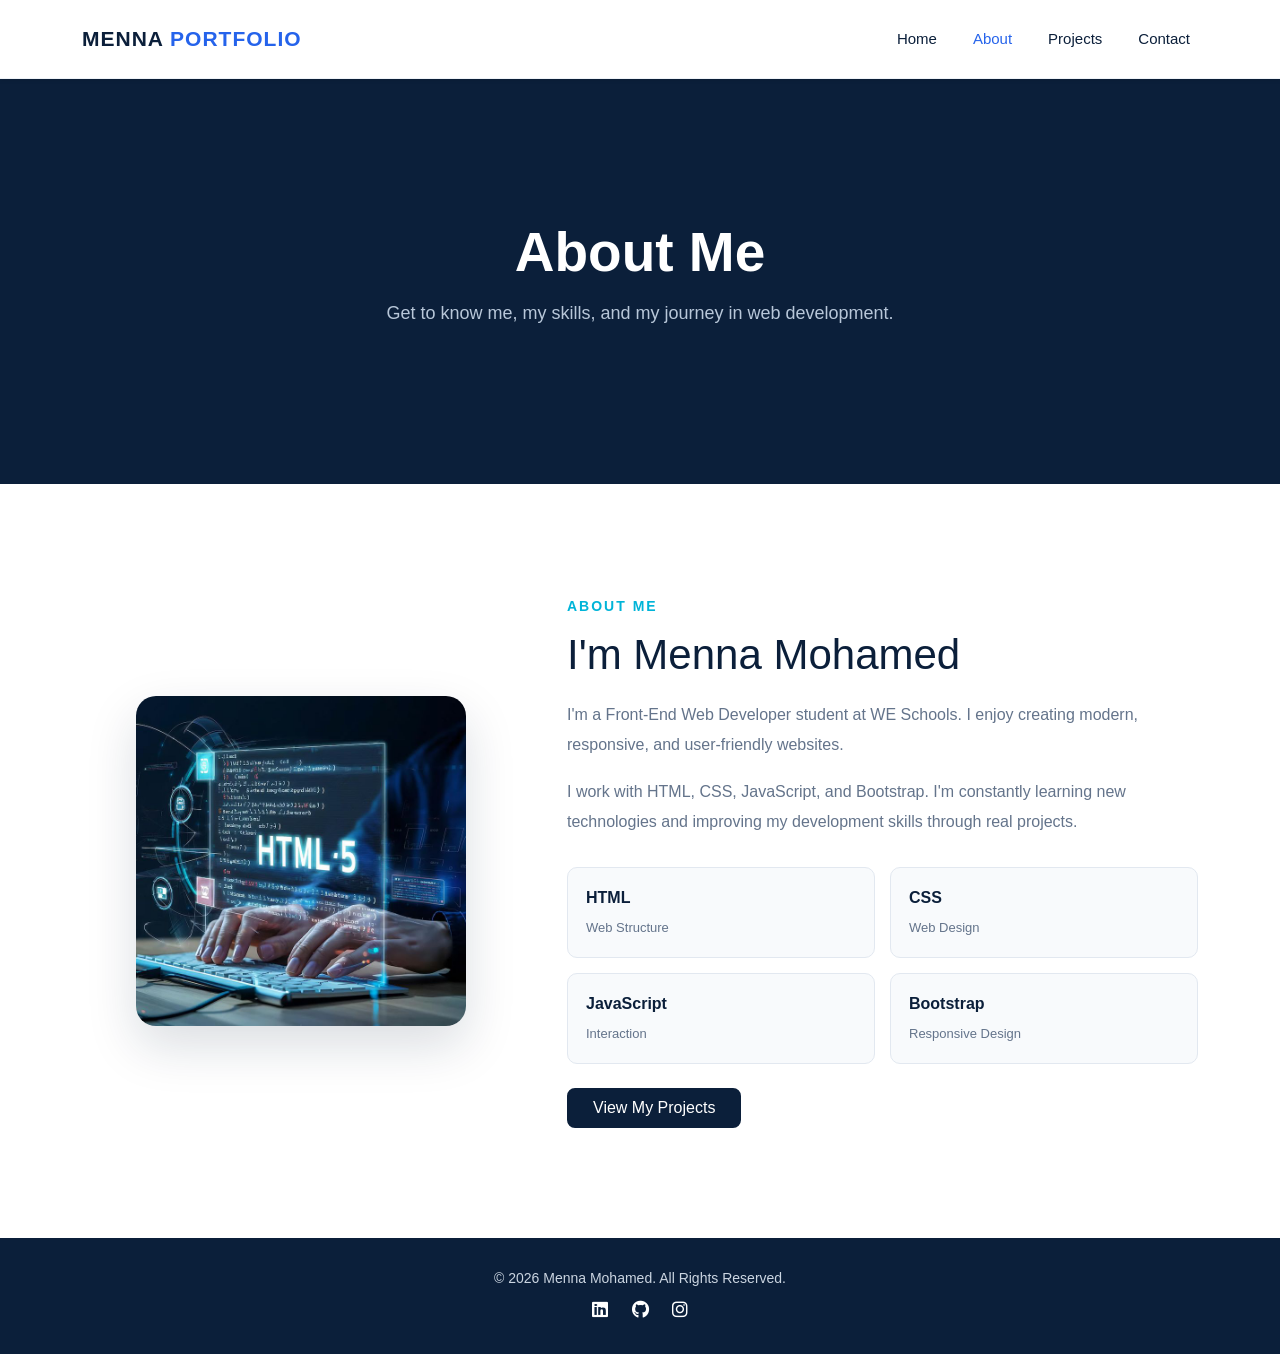
<file: about.html>
<!DOCTYPE html>
<html lang="en">

<head>
    <meta charset="UTF-8">
    <meta name="viewport" content="width=device-width, initial-scale=1.0">

    <title>About Me | Menna Mohamed</title>

    <link rel="stylesheet"
        href="https://cdnjs.cloudflare.com/ajax/libs/font-awesome/6.4.0/css/all.min.css">

    <link rel="stylesheet" href="css/bootstrap.min.css">
    <link rel="stylesheet" href="css/style.css">
</head>

<body>

    <!-- Navbar -->
    <nav class="navbar navbar-expand-lg navbar-light bg-white shadow-sm sticky-top">

        <div class="container">

            <a class="navbar-brand fw-bold" href="index1.html">
                MENNA <span>PORTFOLIO</span>
            </a>

            <button class="navbar-toggler"
                type="button"
                data-bs-toggle="collapse"
                data-bs-target="#navMenu">

                <span class="navbar-toggler-icon"></span>

            </button>

            <div class="collapse navbar-collapse" id="navMenu">

                <ul class="navbar-nav ms-auto">

                    <li class="nav-item">
                        <a class="nav-link" href="index1.html">
                            Home
                        </a>
                    </li>

                    <li class="nav-item">
                        <a class="nav-link active" href="about.html">
                            About
                        </a>
                    </li>

                    <li class="nav-item">
                        <a class="nav-link" href="project.html">
                            Projects
                        </a>
                    </li>

                    <li class="nav-item">
                        <a class="nav-link" href="contact.html">
                            Contact
                        </a>
                    </li>

                </ul>

            </div>

        </div>

    </nav>


    <!-- Page Header -->
    <header class="page-header">

        <div class="container">

            <h1>
                About Me
            </h1>

            <p>
                Get to know me, my skills, and my journey in web development.
            </p>

        </div>

    </header>


    <!-- About Section -->
    <section class="about-section">

        <div class="container">

            <div class="row align-items-center g-5">


                <!-- Image -->
                <div class="col-lg-5 text-center">

                    <img src="image/about.jpeg"
                        class="about-img"
                        alt="Menna Mohamed">

                </div>


                <!-- Content -->
                <div class="col-lg-7">

                    <span class="section-label">
                        ABOUT ME
                    </span>

                    <h2>
                        I'm Menna Mohamed
                    </h2>

                    <p>
                        I'm a Front-End Web Developer student at WE Schools.
                        I enjoy creating modern, responsive, and user-friendly
                        websites.
                    </p>

                    <p>
                        I work with HTML, CSS, JavaScript, and Bootstrap.
                        I'm constantly learning new technologies and improving
                        my development skills through real projects.
                    </p>


                    <!-- Skills -->
                    <div class="about-skills">

                        <div>
                            <strong>
                                HTML
                            </strong>

                            <span>
                                Web Structure
                            </span>
                        </div>


                        <div>
                            <strong>
                                CSS
                            </strong>

                            <span>
                                Web Design
                            </span>
                        </div>


                        <div>
                            <strong>
                                JavaScript
                            </strong>

                            <span>
                                Interaction
                            </span>
                        </div>


                        <div>
                            <strong>
                                Bootstrap
                            </strong>

                            <span>
                                Responsive Design
                            </span>
                        </div>

                    </div>


                    <a href="project.html"
                        class="btn btn-info text-white px-4 mt-4">

                        View My Projects

                    </a>

                </div>

            </div>

        </div>

    </section>


    <!-- Footer -->
    <footer class="footer-section py-4">

        <div class="container text-center">

            <p class="mb-2">
                &copy; 2026 Menna Mohamed.
                All Rights Reserved.
            </p>

            <div class="social-icons">

                <a href="#" target="_blank">
                    <i class="fab fa-linkedin"></i>
                </a>

                <a href="#" target="_blank">
                    <i class="fab fa-github"></i>
                </a>

                <a href="#" target="_blank">
                    <i class="fab fa-instagram"></i>
                </a>

            </div>

        </div>

    </footer>


    <!-- Scroll To Top -->
    <button id="scrollTopBtn" title="Go to top">
        ↑
    </button>


    <script src="js/bootstrap.bundle.min.js"></script>
    <script src="js/main.js"></script>

</body>

</html>
</file>
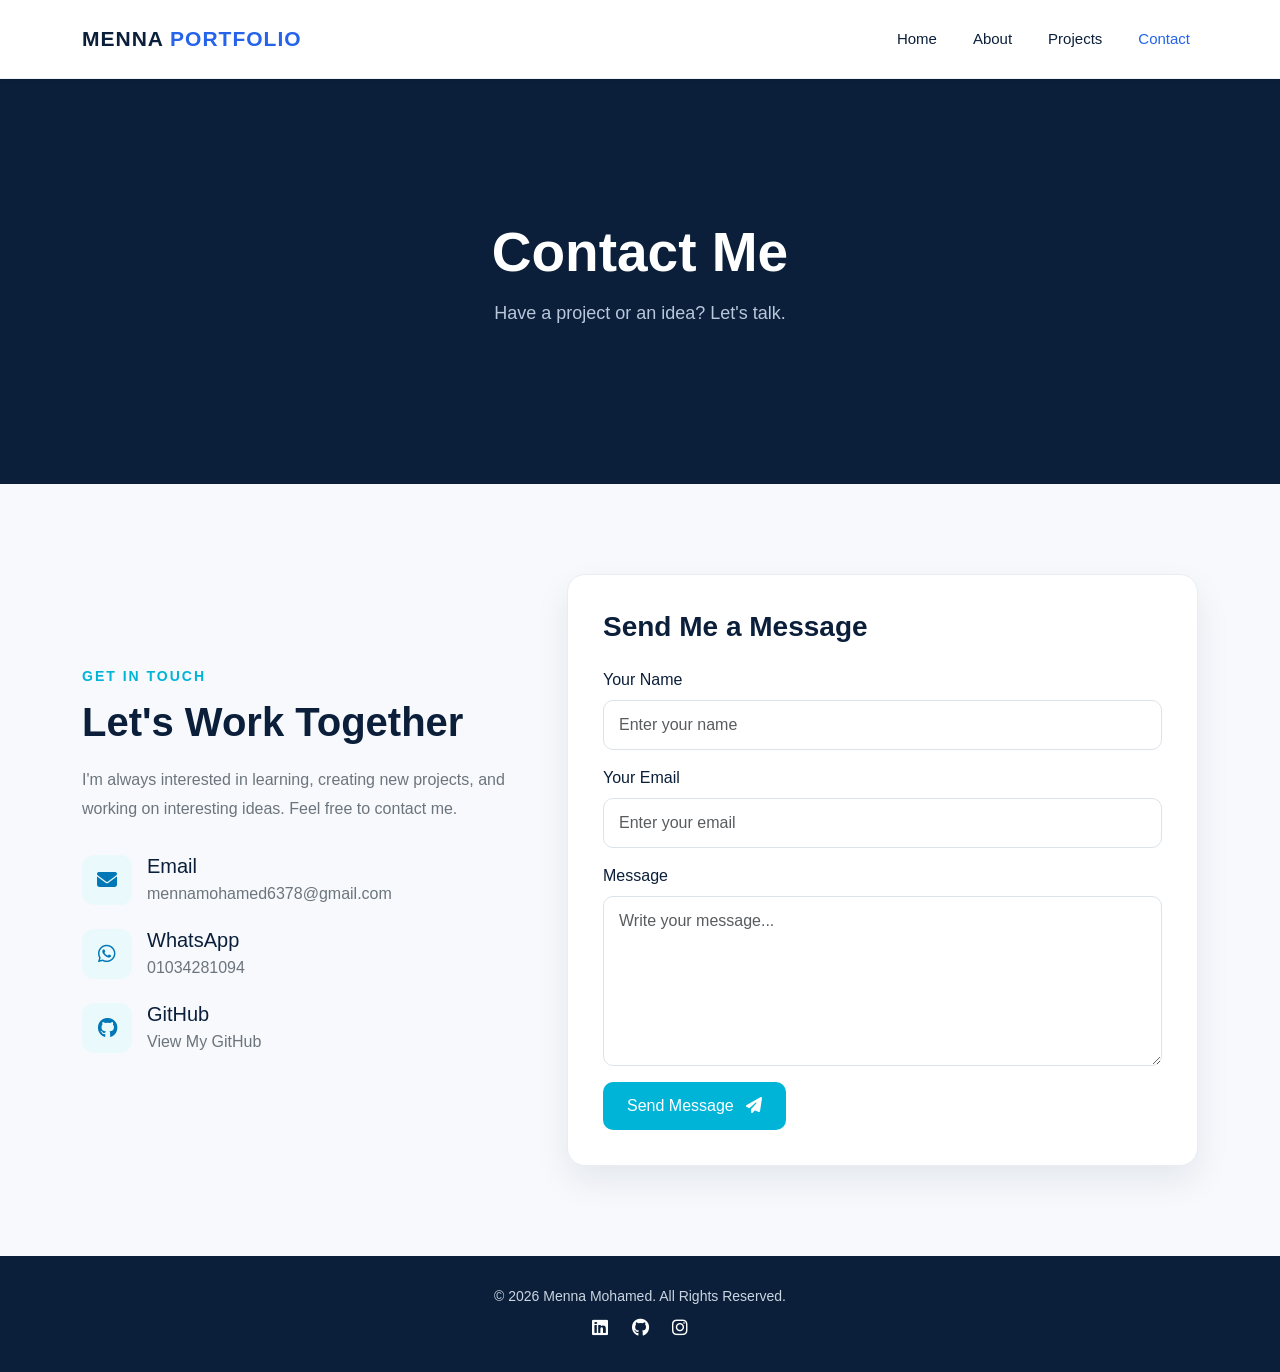
<file: contact.html>
<!DOCTYPE html>
<html lang="en">

<head>
    <meta charset="UTF-8">
    <meta name="viewport" content="width=device-width, initial-scale=1.0">

    <title>Contact | Menna Mohamed</title>

    <link rel="stylesheet" href="https://cdnjs.cloudflare.com/ajax/libs/font-awesome/6.4.0/css/all.min.css">

    <link rel="stylesheet" href="css/bootstrap.min.css">
    <link rel="stylesheet" href="css/style.css">
</head>

<body>

    <!-- Navbar -->
    <nav class="navbar navbar-expand-lg navbar-light bg-white shadow-sm sticky-top">

        <div class="container">

            <a class="navbar-brand fw-bold" href="index1.html">
                MENNA <span>PORTFOLIO</span>
            </a>

            <button class="navbar-toggler" type="button" data-bs-toggle="collapse" data-bs-target="#navMenu">

                <span class="navbar-toggler-icon"></span>

            </button>

            <div class="collapse navbar-collapse" id="navMenu">

                <ul class="navbar-nav ms-auto">

                    <li class="nav-item">
                        <a class="nav-link" href="index1.html">
                            Home
                        </a>
                    </li>

                    <li class="nav-item">
                        <a class="nav-link" href="about.html">
                            About
                        </a>
                    </li>

                    <li class="nav-item">
                        <a class="nav-link" href="project.html">
                            Projects
                        </a>
                    </li>

                    <li class="nav-item">
                        <a class="nav-link active" href="contact.html">
                            Contact
                        </a>
                    </li>

                </ul>

            </div>

        </div>

    </nav>


    <!-- Page Header -->
    <header class="page-header">

        <div class="container">

            <h1>Contact Me</h1>

            <p>
                Have a project or an idea? Let's talk.
            </p>

        </div>

    </header>


    <!-- Contact Section -->
    <section class="contact-page">

        <div class="container">

            <div class="row g-5 align-items-center">

                <!-- Contact Information -->
                <div class="col-lg-5">

                    <span class="section-label">
                        GET IN TOUCH
                    </span>

                    <h2>
                        Let's Work Together
                    </h2>

                    <p class="contact-text">
                        I'm always interested in learning, creating new
                        projects, and working on interesting ideas.
                        Feel free to contact me.
                    </p>


                    <div class="contact-info">

                        <!-- Email -->
                        <div class="contact-item">

                            <div class="contact-icon">
                                <i class="fas fa-envelope"></i>
                            </div>

                            <div>

                                <h5>Email</h5>

                                <a href="mailto:mennamohamed6378@gmail.com" class="contact-link">

                                    mennamohamed6378@gmail.com

                                </a>

                            </div>

                        </div>


                        <!-- WhatsApp -->
                        <div class="contact-item">

                            <div class="contact-icon">
                                <i class="fab fa-whatsapp"></i>
                            </div>

                            <div>

                                <h5>WhatsApp</h5>

                                <a href="https://api.whatsapp.com/send?phone=201034281094" target="_blank"
                                    rel="noopener noreferrer" class="contact-link">
                                    01034281094
                                </a>
                            </div>

                        </div>


                        <!-- GitHub -->
                        <div class="contact-item">

                            <div class="contact-icon">
                                <i class="fab fa-github"></i>
                            </div>

                            <div>

                                <h5>GitHub</h5>

                                <a href="https://github.com/mennamohamed6378-ops" target="_blank" class="contact-link">

                                    View My GitHub

                                </a>

                            </div>

                        </div>

                    </div>

                </div>


                <!-- Contact Form -->
                <div class="col-lg-7">

                    <div class="contact-form">

                        <h3>
                            Send Me a Message
                        </h3>

                        <form onsubmit="return validateForm()">

                            <div class="mb-3">

                                <label for="name" class="form-label">

                                    Your Name

                                </label>

                                <input type="text" class="form-control" id="name" placeholder="Enter your name"
                                    required>

                            </div>


                            <div class="mb-3">

                                <label for="email" class="form-label">

                                    Your Email

                                </label>

                                <input type="email" class="form-control" id="email" placeholder="Enter your email"
                                    required>

                            </div>


                            <div class="mb-3">

                                <label for="message" class="form-label">

                                    Message

                                </label>

                                <textarea class="form-control" id="message" rows="6" placeholder="Write your message..."
                                    required></textarea>

                            </div>


                            <button type="submit" class="btn btn-info text-white px-4">

                                Send Message

                                <i class="fas fa-paper-plane ms-2"></i>

                            </button>

                        </form>

                    </div>

                </div>

            </div>

        </div>

    </section>


    <!-- Footer -->
    <footer class="footer-section py-4">

        <div class="container text-center">

            <p class="mb-2">
                &copy; 2026 Menna Mohamed.
                All Rights Reserved.
            </p>

            <div class="social-icons">

                <a href="https://www.linkedin.com/" target="_blank">

                    <i class="fab fa-linkedin"></i>

                </a>

                <a href="https://github.com/mennamohamed6378-ops" target="_blank">

                    <i class="fab fa-github"></i>

                </a>

                <a href="https://www.instagram.com/" target="_blank">

                    <i class="fab fa-instagram"></i>

                </a>

            </div>

        </div>

    </footer>


    <!-- Scroll To Top -->
    <button id="scrollTopBtn" title="Go to top">

        ↑

    </button>


    <script src="js/bootstrap.bundle.min.js"></script>
    <script src="js/main.js"></script>

</body>

</html>
</file>
<file: css/style.css>
/* =========================
   Global
========================= */

* {
    margin: 0;
    padding: 0;
    box-sizing: border-box;
}

body {
    font-family: Arial, sans-serif;
    color: #0b1f3a;
    background: #ffffff;
}

a {
    text-decoration: none;
}

section {
    margin: 0;
}


/* =========================
   Navbar
========================= */

.navbar {
    padding: 18px 0;
    background-color: #ffffff !important;
    border-bottom: 1px solid #eef2f7;
}

.navbar-brand {
    color: #0b1f3a;
    font-size: 21px;
    letter-spacing: 1px;
}

.navbar-brand span {
    color: #2563eb;
}

.nav-link {
    color: #0b1f3a !important;
    font-size: 15px;
    font-weight: 500;
    margin-left: 20px;
    transition: 0.3s ease;
}

.nav-link:hover,
.nav-link.active {
    color: #2563eb !important;
}


/* =========================
   Hero
========================= */

.hero-section {
    min-height: 90vh;

    background-image:
        linear-gradient(
            rgba(255, 255, 255, 0.88),
            rgba(255, 255, 255, 0.88)
        ),
        url("/image/header.jpeg");

    background-position: center;
    background-size: cover;

    display: flex;
    align-items: center;
}

.hero-section h1 {
    color: #0b1f3a;
    font-size: 56px;
    line-height: 1.1;
    margin-bottom: 15px;
}

.hero-subtitle {
    color: #2563eb;
    font-size: 27px;
    font-weight: 600;
    margin-bottom: 20px;
}

.hero-section p {
    color: #64748b;
    font-size: 18px;
    line-height: 1.8;
    max-width: 550px;
}


/* Hero Image */

header img,
#about img {
    width: 320px;
    height: 320px;
    border-radius: 50%;
    box-shadow: 0 10px 25px rgba(0, 0, 0, 0.2);
    border: none;
    border: 1px solid black;
}


/* =========================
   Buttons
========================= */

.btn-info {
    background-color: #0b1f3a;
    border: 2px solid #0b1f3a;
    border-radius: 8px;
    transition: 0.3s ease;
}

.btn-info:hover {
    background-color: #2563eb;
    border-color: #2563eb;
}

.btn-outline-info {
    color: #0b1f3a;
    border: 2px solid #0b1f3a;
    border-radius: 8px;
}

.btn-outline-info:hover {
    background-color: #0b1f3a;
    color: #ffffff;
}


/* =========================
   Skills
========================= */

.skills {
    display: flex;
    gap: 10px;
    flex-wrap: wrap;
}

.skills span {
    padding: 8px 14px;

    background-color: #f1f5f9;
    color: #0b1f3a;

    border: 1px solid #e2e8f0;
    border-radius: 20px;

    font-size: 13px;
    font-weight: 600;
}


/* =========================
   About
========================= */

.about-section {
    background-color: #f8fafc;
    padding: 100px 0 !important;
}

.about-section h2 {
    color: #0b1f3a;
    font-size: 38px;
    margin-bottom: 20px;
}

.about-section p {
    color: #64748b;
    line-height: 1.8;
    font-size: 16px;
}

.about-img {
    width: 310px;
    height: 310px;
    object-fit: cover;

    border-radius: 50%;

    box-shadow:
        0 20px 40px rgba(11, 31, 58, 0.15);
}


/* =========================
   Projects
========================= */

#projects {
    background-color: #ffffff !important;
    padding: 100px 0 !important;
}

#projects h2 {
    color: #0b1f3a;
    font-size: 40px;
}

#projects .border {
    width: 60px;
    height: 4px;

    background-color: #2563eb;

    border: none !important;
    border-radius: 10px;

    margin-top: 15px;
}


/* Project Card */

.project-album-card {
    background-color: #ffffff;

    border: 1px solid #e2e8f0;
    border-radius: 14px;

    overflow: hidden;

    transition: 0.3s ease;
}

.project-album-card:hover {
    transform: translateY(-6px);

    box-shadow:
        0 20px 40px rgba(11, 31, 58, 0.10) !important;
}


/* Project Image */

.image-wrapper {
    position: relative;

    height: 230px;

    overflow: hidden;

    background-color: #f1f5f9;
}

.image-wrapper img {
    width: 100%;
    height: 100%;

    object-fit: cover;

    transition: 0.4s ease;
}

.project-album-card:hover .image-wrapper img {
    transform: scale(1.04);
}


/* Project Overlay */

.overlay {
    position: absolute;

    inset: 0;

    background: rgba(11, 31, 58, 0.78);

    display: flex;
    align-items: center;
    justify-content: center;

    opacity: 0;

    transition: 0.3s ease;
}

.project-album-card:hover .overlay {
    opacity: 1;
}

.overlay .btn {
    border-radius: 7px;
    color: #0b1f3a;
}


/* Project Content */

.project-album-card .p-3 {
    padding: 22px !important;
}

.project-album-card h5 {
    color: #0b1f3a;
}

.project-album-card p {
    color: #64748b !important;
    line-height: 1.6;
}


/* Project Technologies */

.project-tech {
    display: flex;
    gap: 7px;
    flex-wrap: wrap;
    margin-top: 12px;
}

.project-tech span {
    background-color: #eff6ff;
    color: #2563eb;

    padding: 5px 10px;

    border-radius: 15px;

    font-size: 11px;
    font-weight: 600;
}


/* =========================
   Contact
========================= */

.contact-section {
    padding: 100px 0 !important;
    background-color: #f8fafc;
}

.contact-section h2 {
    color: #0b1f3a;
    font-size: 38px;
}

.contact-section p {
    color: #64748b;
    line-height: 1.8;
}

.contact-section .form-control {
    border: 1px solid #dbe3ec;
    border-radius: 8px;

    padding: 12px;

    box-shadow: none;
}

.contact-section .form-control:focus {
    border-color: #2563eb;

    box-shadow:
        0 0 0 3px rgba(37, 99, 235, 0.1);
}


/* =========================
   Footer
========================= */

.footer-section {
    background-color: #0b1f3a;
    color: #ffffff;

    padding: 30px 0 !important;
}

.footer-section p {
    font-size: 14px;
    color: #cbd5e1;
}

.footer-section .social-icons a {
    color: #ffffff;

    margin: 0 9px;

    font-size: 18px;

    transition: 0.3s ease;
}

.footer-section .social-icons a:hover {
    color: #60a5fa;
}


/* =========================
   Scroll Button
========================= */

#scrollTopBtn {
    display: none;

    position: fixed;

    bottom: 25px;
    right: 25px;

    width: 42px;
    height: 42px;

    background-color: #0b1f3a;
    color: #ffffff;

    border: none;
    border-radius: 50%;

    cursor: pointer;

    transition: 0.3s ease;
}

#scrollTopBtn:hover {
    background-color: #2563eb;
}


/* =========================
   Responsive
========================= */

@media (max-width: 991px) {

    .navbar-nav {
        margin-top: 15px;
    }

    .nav-link {
        margin-left: 0;
        padding: 10px 0;
    }

    .hero-section {
        text-align: center;
        padding: 80px 0;
    }

    .hero-section p {
        margin: auto;
    }

    .skills {
        justify-content: center;
    }

    .hero-section img {
        margin-top: 50px;
    }
}


@media (max-width: 576px) {

    .hero-section h1 {
        font-size: 40px;
    }

    .hero-subtitle {
        font-size: 22px;
    }

    .hero-section img {
        width: 260px;
        height: 260px;
    }

    .about-img {
        width: 250px;
        height: 250px;
    }

    #projects h2 {
        font-size: 32px;
    }
}
/* =========================
   Page Header
========================= */

.page-header {
    background-color: #0b1f3a;
    color: #ffffff;
    padding: 90px 0;
    text-align: center;
}

.page-header h1 {
    font-size: 48px;
    font-weight: 700;
    margin-bottom: 15px;
}

.page-header p {
    color: #cbd5e1;
    font-size: 17px;
}


/* =========================
   About Page
========================= */

.about-section {
    background-color: #ffffff;
    padding: 110px 0 !important;
}

.section-label {
    color: #2563eb;
    font-size: 13px;
    font-weight: 700;
    letter-spacing: 2px;
}

.about-section h2 {
    color: #0b1f3a;
    font-size: 42px;
    margin: 12px 0 20px;
}

.about-section p {
    color: #64748b;
    font-size: 16px;
    line-height: 1.9;
    max-width: 650px;
}

.about-img {
    width: 330px;
    height: 330px;
    object-fit: cover;
    border-radius: 20px;

    box-shadow:
        0 20px 50px rgba(11, 31, 58, 0.15);
}


/* Skills */

.about-skills {
    display: grid;
    grid-template-columns: repeat(2, 1fr);
    gap: 15px;
    margin-top: 30px;
}

.about-skills div {
    padding: 18px;

    background-color: #f8fafc;

    border: 1px solid #e2e8f0;
    border-radius: 10px;
}

.about-skills strong {
    display: block;
    color: #0b1f3a;
    margin-bottom: 5px;
}

.about-skills span {
    color: #64748b;
    font-size: 13px;
}


@media (max-width: 768px) {

    .page-header h1 {
        font-size: 38px;
    }

    .about-section {
        padding: 70px 0 !important;
    }

    .about-section h2 {
        font-size: 34px;
    }

    .about-img {
        width: 270px;
        height: 270px;
    }

    .about-skills {
        grid-template-columns: 1fr;
    }
}
/* ===== Projects Page ===== */

.page-header {
    min-height: 45vh;
    background: #0b1f3a;
    color: white;
    display: flex;
    align-items: center;
    text-align: center;
}

.page-header h1 {
    font-size: 55px;
    font-weight: 700;
    margin-bottom: 15px;
}

.page-header p {
    color: #b8c7d9;
    font-size: 18px;
}

.projects-page {
    padding: 90px 0;
    background: #f7f9fc;
}

.section-label {
    color: #00b4d8;
    font-size: 14px;
    font-weight: 700;
    letter-spacing: 2px;
}

.projects-page h2 {
    color: #0b1f3a;
    font-size: 40px;
    font-weight: 700;
    margin-top: 10px;
}

.projects-intro {
    max-width: 650px;
    margin: 15px auto 0;
    color: #6c757d;
}

/* Project Card */

.project-card {
    background: white;
    border-radius: 18px;
    overflow: hidden;
    height: 100%;
    border: 1px solid #e8edf3;
    transition: 0.35s ease;
}

.project-card:hover {
    transform: translateY(-8px);
    box-shadow: 0 18px 35px rgba(11, 31, 58, 0.12);
}

.project-image {
    height: 230px;
    overflow: hidden;
    background: #e9eef4;
}

.project-image img {
    width: 100%;
    height: 100%;
    object-fit: cover;
    transition: 0.4s ease;
}

.project-card:hover .project-image img {
    transform: scale(1.06);
}

.project-content {
    padding: 25px;
}

.project-number {
    color: #00b4d8;
    font-size: 13px;
    font-weight: bold;
}

.project-content h3 {
    color: #0b1f3a;
    font-size: 22px;
    margin: 8px 0;
    font-weight: 700;
}

.project-content p {
    color: #6c757d;
    line-height: 1.7;
    font-size: 15px;
}

/* Technologies */

.project-tech {
    display: flex;
    gap: 8px;
    flex-wrap: wrap;
    margin: 18px 0;
}

.project-tech span {
    background: #eaf9fc;
    color: #0077b6;
    padding: 6px 12px;
    border-radius: 20px;
    font-size: 12px;
    font-weight: 600;
}

/* Demo Button */

.project-link {
    color: #0077b6;
    text-decoration: none;
    font-weight: 700;
    transition: 0.3s;
}

.project-link i {
    margin-left: 7px;
    transition: 0.3s;
}

.project-link:hover {
    color: #00b4d8;
}

.project-link:hover i {
    transform: translateX(5px);
}

/* Mobile */

@media (max-width: 768px) {

    .page-header {
        min-height: 35vh;
    }

    .page-header h1 {
        font-size: 40px;
    }

    .projects-page {
        padding: 60px 0;
    }

    .projects-page h2 {
        font-size: 32px;
    }

}
/* ===== Contact Page ===== */

.contact-page {
    padding: 90px 0;
    background: #f7f9fc;
}

.contact-page h2 {
    color: #0b1f3a;
    font-size: 40px;
    font-weight: 700;
    margin-top: 10px;
}

.contact-text {
    color: #6c757d;
    line-height: 1.8;
    margin-top: 20px;
}

.contact-info {
    margin-top: 30px;
}

.contact-item {
    display: flex;
    align-items: center;
    gap: 15px;
    margin-bottom: 22px;
}

.contact-icon {
    width: 50px;
    height: 50px;
    border-radius: 12px;
    background: #eaf9fc;
    color: #0077b6;
    display: flex;
    align-items: center;
    justify-content: center;
    font-size: 20px;
}

.contact-item h5 {
    margin: 0 0 4px;
    color: #0b1f3a;
}

.contact-item p {
    margin: 0;
    color: #6c757d;
}

.contact-form {
    background: white;
    padding: 35px;
    border-radius: 18px;
    border: 1px solid #e8edf3;
    box-shadow: 0 15px 35px rgba(11, 31, 58, 0.08);
}

.contact-form h3 {
    color: #0b1f3a;
    font-weight: 700;
    margin-bottom: 25px;
}

.contact-form .form-control {
    border-radius: 10px;
    padding: 12px 15px;
    border: 1px solid #dce3ea;
}

.contact-form .form-control:focus {
    border-color: #00b4d8;
    box-shadow: 0 0 0 3px rgba(0, 180, 216, 0.12);
}

.contact-form .btn-info {
    background: #00b4d8;
    border: none;
    border-radius: 10px;
    padding: 12px 22px;
}

.contact-form .btn-info:hover {
    background: #0077b6;
}

@media (max-width: 768px) {

    .contact-page {
        padding: 60px 0;
    }

    .contact-page h2 {
        font-size: 32px;
    }

    .contact-form {
        padding: 25px;
    }
}.contact-link {
    color: #6c757d;
    text-decoration: none;
    transition: 0.3s;
}

.contact-link:hover {
    color: #00b4d8;
}
</file>
